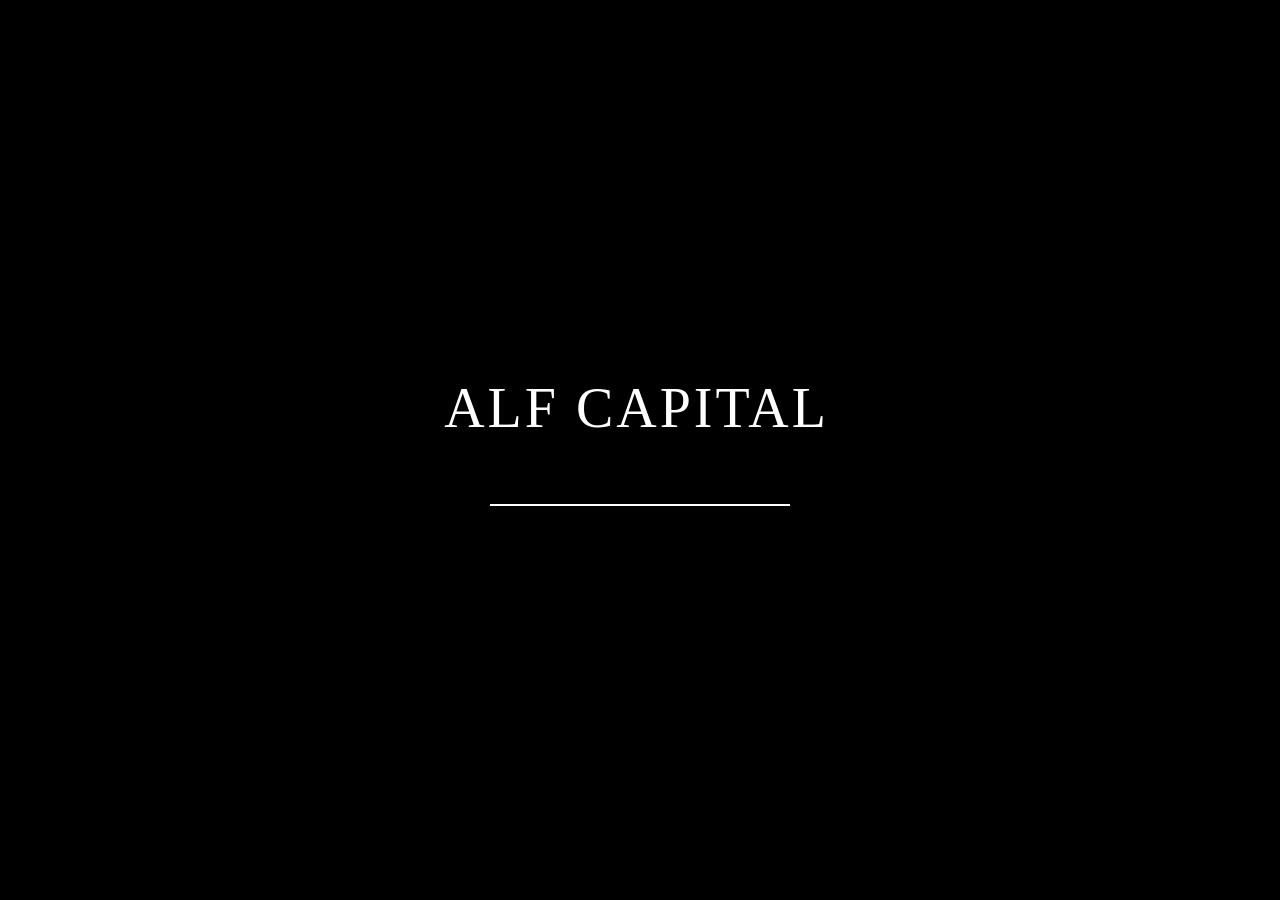
<file: index.html>
<!DOCTYPE html>
<html lang="en">
<head>
    <meta charset="UTF-8">
    <meta name="viewport" content="width=device-width, initial-scale=1.0">
    <title>ALF Capital & Strategies</title>
    <link href="https://fonts.googleapis.com/css2?family=Inter:wght@300;400;500&display=swap" rel="stylesheet">
    <style>
        * {
            margin: 0;
            padding: 0;
            box-sizing: border-box;
        }

        body {
            background-color: #000000;
            color: #ffffff;
            font-family: 'Inter', sans-serif;
            font-weight: 300;
            line-height: 1.6;
            min-height: 100vh;
            overflow-x: hidden;
        }

        /* Loading Screen */
        .loading-screen {
            position: fixed;
            top: 0;
            left: 0;
            width: 100%;
            height: 100%;
            background-color: #000000;
            display: flex;
            flex-direction: column;
            justify-content: center;
            align-items: center;
            z-index: 1000;
        }

        .loading-logo {
            font-family: 'Times New Roman', Times, serif;
            font-size: 3.5rem;
            font-weight: 500;
            letter-spacing: 3px;
            margin-bottom: 60px;
            position: relative;
            height: 70px;
            display: flex;
            justify-content: center;
            align-items: center;
            width: 100%;
            text-align: center;
        }

        .loading-logo .typed-text {
            border-right: 2px solid #ffffff;
            padding-right: 5px;
            animation: blink 1s infinite;
        }

        .loading-bar-container {
            width: 300px;
            height: 2px;
            background-color: #222222;
            margin-bottom: 20px;
            overflow: hidden;
            position: relative;
        }

        .loading-bar {
            height: 100%;
            width: 0%;
            background: #ffffff;
            animation: loading 7s ease-in-out forwards;
        }

        /* Main Content */
        .main-content {
            opacity: 0;
            transition: opacity 1s ease;
            min-height: 100vh;
            display: flex;
            flex-direction: column;
        }

        .container {
            max-width: 1200px;
            margin: 0 auto;
            padding: 0 40px;
            flex: 1;
            display: flex;
            flex-direction: column;
            justify-content: center;
            align-items: center;
            text-align: center;
        }

        .logo {
            margin-bottom: 60px;
        }

        .main-title {
            font-family: 'Times New Roman', Times, serif;
            font-size: 3.5rem;
            font-weight: 500;
            letter-spacing: 1.5px;
            margin-bottom: 16px;
            position: relative;
        }

        .main-title::after {
            content: '';
            position: absolute;
            bottom: -12px;
            left: 50%;
            transform: translateX(-50%);
            width: 80px;
            height: 1px;
            background: linear-gradient(90deg, transparent, #ffffff, transparent);
        }

        .subtitle {
            font-size: 1rem;
            color: #aaaaaa;
            margin-top: 32px;
            font-weight: 300;
            letter-spacing: 1px;
            text-transform: uppercase;
        }

        .metrics {
            display: flex;
            justify-content: center;
            gap: 60px;
            margin-bottom: 80px;
            flex-wrap: wrap;
        }

        .metric-card {
            padding: 24px 30px;
            min-width: 220px;
            position: relative;
        }

        .metric-label {
            font-size: 0.8rem;
            color: #888888;
            margin-bottom: 12px;
            text-transform: uppercase;
            letter-spacing: 1.5px;
            font-weight: 400;
        }

        .metric-value {
            font-size: 1.6rem;
            font-weight: 400;
            font-family: 'Inter', monospace;
            letter-spacing: 0.5px;
        }

        .positive {
            color: #4CAF50;
        }

        .negative {
            color: #F44336;
        }

        .metric-divider {
            position: absolute;
            right: -30px;
            top: 50%;
            transform: translateY(-50%);
            width: 1px;
            height: 40px;
            background: #333333;
        }

        .metric-card:last-child .metric-divider {
            display: none;
        }

        .footer {
            padding: 40px 0;
            width: 100%;
            border-top: 1px solid #1a1a1a;
            margin-top: auto;
        }

        .nav-links {
            display: flex;
            justify-content: center;
            gap: 40px;
        }

        .nav-link {
            color: #ffffff;
            text-decoration: none;
            font-size: 0.9rem;
            text-transform: uppercase;
            letter-spacing: 1.5px;
            transition: color 0.3s ease;
            position: relative;
            font-weight: 400;
            font-family: 'Inter', sans-serif;
            padding: 8px 16px;
            border: 1px solid #333333;
            border-radius: 2px;
            cursor: pointer;
        }

        .nav-link:hover {
            color: #ffffff;
            background-color: #1a1a1a;
            border-color: #555555;
        }

        .disclaimer {
            margin-top: 20px;
            font-size: 0.7rem;
            color: #666666;
            max-width: 600px;
            line-height: 1.4;
        }

        /* Modal Styles */
        .modal {
            display: none;
            position: fixed;
            top: 0;
            left: 0;
            width: 100%;
            height: 100%;
            background-color: rgba(0, 0, 0, 0.8);
            z-index: 1000;
            justify-content: center;
            align-items: center;
        }

        .modal-content {
            background-color: #000000;
            border: 1px solid #333333;
            border-radius: 4px;
            width: 90%;
            max-width: 500px;
            padding: 30px;
            position: relative;
        }

        .close-button {
            position: absolute;
            top: 15px;
            right: 15px;
            color: #aaaaaa;
            font-size: 1.5rem;
            cursor: pointer;
            background: none;
            border: none;
            padding: 0;
            width: 30px;
            height: 30px;
            display: flex;
            justify-content: center;
            align-items: center;
        }

        .close-button:hover {
            color: #ffffff;
        }

        .modal-title {
            font-family: 'Times New Roman', Times, serif;
            font-size: 1.8rem;
            margin-bottom: 20px;
            text-align: center;
        }

        .form-group {
            margin-bottom: 20px;
            text-align: left;
        }

        .form-label {
            display: block;
            margin-bottom: 8px;
            font-size: 0.9rem;
            color: #cccccc;
        }

        .form-input, .form-textarea {
            width: 100%;
            padding: 10px 12px;
            background-color: #111111;
            border: 1px solid #333333;
            color: #ffffff;
            font-family: 'Inter', sans-serif;
            font-size: 0.9rem;
            border-radius: 2px;
        }

        .form-textarea {
            min-height: 120px;
            resize: vertical;
        }

        .form-input:focus, .form-textarea:focus {
            outline: none;
            border-color: #555555;
        }

        .submit-button {
            background-color: #ffffff;
            color: #000000;
            border: none;
            padding: 12px 24px;
            font-family: 'Inter', sans-serif;
            font-size: 0.9rem;
            text-transform: uppercase;
            letter-spacing: 1.5px;
            cursor: pointer;
            width: 100%;
            transition: background-color 0.3s ease;
        }

        .submit-button:hover {
            background-color: #f0f0f0;
        }

        .success-message {
            display: none;
            color: #4CAF50;
            text-align: center;
            margin-top: 15px;
            font-size: 0.9rem;
        }

        /* Research Modal */
        .research-content {
            color: #cccccc;
            line-height: 1.6;
            text-align: left;
        }

        .research-content h3 {
            font-family: 'Times New Roman', Times, serif;
            margin: 20px 0 10px 0;
            color: #ffffff;
            font-size: 1.2rem;
        }

        .research-content ul {
            margin-left: 20px;
            margin-bottom: 20px;
        }

        .research-content li {
            margin-bottom: 8px;
        }

        /* Animations */
        @keyframes loading {
            0% { width: 0%; }
            100% { width: 100%; }
        }

        @keyframes fadeIn {
            from { opacity: 0; }
            to { opacity: 1; }
        }

        @keyframes blink {
            0%, 100% { border-color: transparent; }
            50% { border-color: #ffffff; }
        }

        .metric-value {
            animation: fadeIn 0.5s ease;
        }

        /* Responsive Design */
        @media (max-width: 768px) {
            .main-title {
                font-size: 2.5rem;
            }
            
            .loading-logo {
                font-size: 2.5rem;
            }
            
            .metrics {
                gap: 20px;
            }
            
            .metric-card {
                min-width: 180px;
                padding: 20px;
            }
            
            .metric-value {
                font-size: 1.4rem;
            }
            
            .metric-divider {
                display: none;
            }
            
            .container {
                padding: 0 20px;
            }
            
            .footer {
                padding: 30px 0;
            }
            
            .nav-links {
                gap: 20px;
            }
            
            .modal-content {
                padding: 20px;
            }
        }

        @media (max-width: 480px) {
            .main-title {
                font-size: 2rem;
                line-height: 1.2;
            }
            
            .loading-logo {
                font-size: 2rem;
            }
            
            .metrics {
                flex-direction: column;
                gap: 15px;
                margin-bottom: 60px;
            }
            
            .metric-card {
                min-width: 100%;
                padding: 15px;
            }
            
            .nav-links {
                flex-direction: row;
                gap: 15px;
            }
            
            .container {
                padding: 0 15px;
            }
            
            .subtitle {
                font-size: 0.9rem;
            }
            
            .logo {
                margin-bottom: 40px;
            }
            
            .nav-link {
                font-size: 0.8rem;
                padding: 6px 12px;
            }
            
            .modal-title {
                font-size: 1.5rem;
            }
        }

        @media (max-width: 360px) {
            .main-title {
                font-size: 1.8rem;
            }
            
            .loading-logo {
                font-size: 1.8rem;
            }
            
            .metric-value {
                font-size: 1.2rem;
            }
            
            .nav-links {
                flex-direction: row;
                gap: 10px;
            }
            
            .nav-link {
                font-size: 0.75rem;
                padding: 5px 10px;
            }
        }
    </style>
</head>
<body>
    <!-- Loading Screen -->
    <div class="loading-screen" id="loadingScreen">
        <div class="loading-logo" id="typedLogo"></div>
        <div class="loading-bar-container">
            <div class="loading-bar"></div>
        </div>
    </div>

    <!-- Main Content -->
    <div class="main-content" id="mainContent">
        <div class="container">
            <div class="logo">
                <h1 class="main-title">ALF Capital & Strategies</h1>
                <p class="subtitle">RESEARCH-DRIVEN INVESTMENT FIRM FOCUSED ON ALGORTHMIC STRATEGIES</p>
            </div>

            <div class="metrics">
                <div class="metric-card">
                    <div class="metric-label">ALF Strategy YTD</div>
                    <div class="metric-value positive" id="ourReturn">+0.00%</div>
                    <div class="metric-divider"></div>
                </div>
                
                <div class="metric-card">
                    <div class="metric-label">SPY Benchmark YTD</div>
                    <div class="metric-value" id="spyReturn">+0.00%</div>
                    <div class="metric-divider"></div>
                </div>
            </div>
            
            <p class="disclaimer">
                Performance data represents net returns and is updated in real-time. Past performance is not indicative of future results. 
                Investments in digital assets involve substantial risk, including the possible loss of principal.
            </p>
        </div>

        <footer class="footer">
            <div class="nav-links">
                <a class="nav-link" id="contactLink">Contact</a>
                <a class="nav-link" id="researchLink">Research</a>
            </div>
        </footer>
    </div>

    <!-- Contact Modal -->
    <div class="modal" id="contactModal">
        <div class="modal-content">
            <button class="close-button" id="closeContactModal">&times;</button>
            <h2 class="modal-title">Contact Us</h2>
            <form id="contactForm" action="https://formspree.io/f/xrboeaja" method="POST">
                <div class="form-group">
                    <label class="form-label" for="name">Full Name</label>
                    <input class="form-input" type="text" id="name" name="name" required>
                </div>
                <div class="form-group">
                    <label class="form-label" for="email">Email Address</label>
                    <input class="form-input" type="email" id="email" name="email" required>
                </div>
                <div class="form-group">
                    <label class="form-label" for="company">Company (Optional)</label>
                    <input class="form-input" type="text" id="company" name="company">
                </div>
                <div class="form-group">
                    <label class="form-label" for="message">Message</label>
                    <textarea class="form-textarea" id="message" name="message" required></textarea>
                </div>
                <button type="submit" class="submit-button">Send Message</button>
                <div class="success-message" id="successMessage">
                    Thank you for your message. We will respond shortly.
                </div>
            </form>
        </div>
    </div>

    <!-- Research Modal -->
    <div class="modal" id="researchModal">
        <div class="modal-content">
            <button class="close-button" id="closeResearchModal">&times;</button>
            <h2 class="modal-title">Research Division</h2>
            <div class="research-content">
                <p>Our quantitative research focuses on developing sophisticated algorithmic strategies for digital asset management.</p>
                
                <h3>Research Areas</h3>
                <ul>
                    <li>Algorithmic trading strategies for digital assets</li>
                    <li>Market microstructure analysis</li>
                    <li>Portfolio optimization techniques</li>
                    <li>Risk management frameworks</li>
                    <li>Blockchain data analytics</li>
                    <li>Cross-asset correlation studies</li>
                </ul>
                
                <h3>Publications</h3>
                <p>White papers and research reports are available to accredited investors upon request. Our team regularly publishes insights on market trends, volatility patterns, and algorithmic approaches to digital asset investment.</p>
                
                <h3>Methodology</h3>
                <p>We employ rigorous quantitative methods including machine learning, statistical arbitrage, and time-series analysis to develop proprietary trading models with proven risk-adjusted returns.</p>
            </div>
        </div>
    </div>

    <script>
        // Typing effect for the loading screen
        function typeWriter(element, text, speed, callback) {
            let i = 0;
            element.innerHTML = '';
            
            function type() {
                if (i < text.length) {
                    element.innerHTML = text.substring(0, i+1) + '<span class="typed-text"></span>';
                    i++;
                    setTimeout(type, speed);
                } else if (callback) {
                    // Remove the cursor after typing is complete
                    setTimeout(() => {
                        element.innerHTML = text;
                    }, 500);
                    callback();
                }
            }
            
            type();
        }

        // Simulate ALF Capital returns with more realistic patterns
        function updateOurReturns() {
            const element = document.getElementById('ourReturn');
            
            // More sophisticated simulation with momentum
            const baseReturn = 14.2; // Starting point
            const volatility = 0.4; // Reduced volatility for professional appearance
            const fluctuation = (Math.random() - 0.5) * volatility;
            
            // Add slight positive bias for demonstration
            const bias = 0.02;
            const finalReturn = baseReturn + fluctuation + bias;
            
            // Format and display with professional precision
            const sign = finalReturn >= 0 ? '+' : '';
            element.textContent = `${sign}${finalReturn.toFixed(2)}%`;
            element.className = `metric-value ${finalReturn >= 0 ? 'positive' : 'negative'}`;
        }

        // Fetch SPY current year return with more realistic market behavior
        async function updateSPYReturns() {
            const element = document.getElementById('spyReturn');
            
            try {
                // More realistic SPY simulation with lower volatility
                const baseSPYReturn = 9.8;
                const marketVolatility = 0.15;
                const fluctuation = (Math.random() - 0.5) * marketVolatility;
                const spyReturn = baseSPYReturn + fluctuation;
                
                const sign = spyReturn >= 0 ? '+' : '';
                element.textContent = `${sign}${spyReturn.toFixed(2)}%`;
                element.className = `metric-value ${spyReturn >= 0 ? 'positive' : 'negative'}`;
                
            } catch (error) {
                console.error('Error fetching SPY data:', error);
                // Professional fallback
                const simulatedReturn = 9.8 + (Math.random() - 0.5) * 0.15;
                const sign = simulatedReturn >= 0 ? '+' : '';
                element.textContent = `${sign}${simulatedReturn.toFixed(2)}%`;
            }
        }

        // Real-time updates with professional timing
        function startLiveUpdates() {
            // Update our returns every 5 seconds (less frequent feels more stable)
            setInterval(updateOurReturns, 5000);
            
            // Update SPY returns every 45 seconds
            setInterval(updateSPYReturns, 45000);
            
            // Initial update
            updateOurReturns();
            updateSPYReturns();
        }

        // Modal functionality
        function setupModals() {
            const contactLink = document.getElementById('contactLink');
            const researchLink = document.getElementById('researchLink');
            const contactModal = document.getElementById('contactModal');
            const researchModal = document.getElementById('researchModal');
            const closeContactModal = document.getElementById('closeContactModal');
            const closeResearchModal = document.getElementById('closeResearchModal');
            const contactForm = document.getElementById('contactForm');
            const successMessage = document.getElementById('successMessage');
            
            // Open modals
            contactLink.addEventListener('click', () => {
                contactModal.style.display = 'flex';
            });
            
            researchLink.addEventListener('click', () => {
                researchModal.style.display = 'flex';
            });
            
            // Close modals
            closeContactModal.addEventListener('click', () => {
                contactModal.style.display = 'none';
            });
            
            closeResearchModal.addEventListener('click', () => {
                researchModal.style.display = 'none';
            });
            
            // Close modals when clicking outside
            window.addEventListener('click', (event) => {
                if (event.target === contactModal) {
                    contactModal.style.display = 'none';
                }
                if (event.target === researchModal) {
                    researchModal.style.display = 'none';
                }
            });
            
            // Handle form submission
            contactForm.addEventListener('submit', async (e) => {
                e.preventDefault();
                
                const formData = new FormData(contactForm);
                
                try {
                    const response = await fetch(contactForm.action, {
                        method: 'POST',
                        body: formData,
                        headers: {
                            'Accept': 'application/json'
                        }
                    });
                    
                    if (response.ok) {
                        successMessage.style.display = 'block';
                        contactForm.reset();
                        setTimeout(() => {
                            successMessage.style.display = 'none';
                            contactModal.style.display = 'none';
                        }, 3000);
                    } else {
                        alert('There was an error sending your message. Please try again.');
                    }
                } catch (error) {
                    alert('There was an error sending your message. Please try again.');
                }
            });
        }

        // Initialize everything when page loads
        document.addEventListener('DOMContentLoaded', () => {
            // Start the typing effect
            const typedLogo = document.getElementById('typedLogo');
            typeWriter(typedLogo, 'ALF CAPITAL & STRATEGIES', 100);
            
            // After 7 seconds, hide loading screen and show main content
            setTimeout(() => {
                document.getElementById('loadingScreen').style.display = 'none';
                document.getElementById('mainContent').style.opacity = '1';
                
                // Start the live updates
                startLiveUpdates();
                setupModals();
            }, 7000);
        });
    </script>
</body>
</html>
</file>
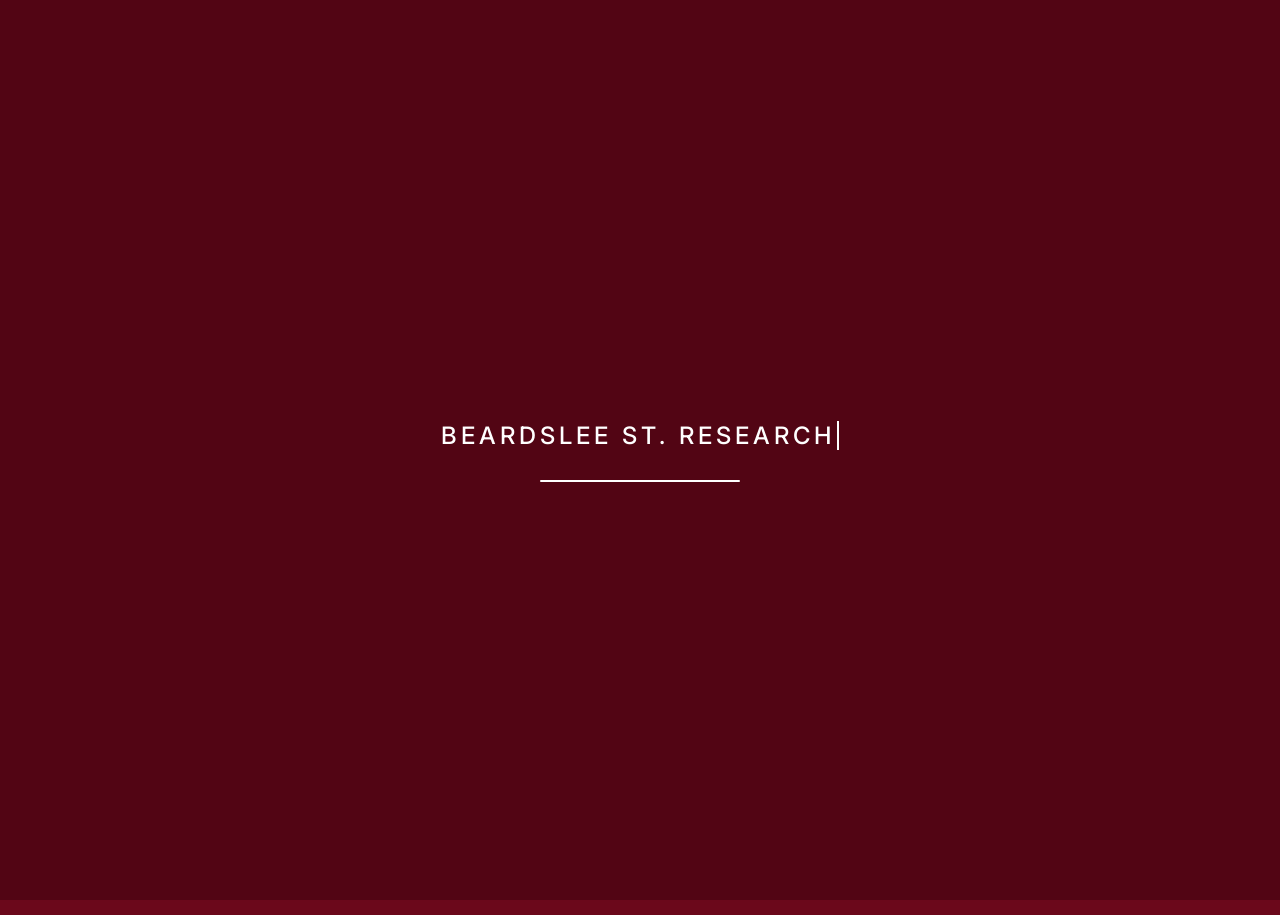
<file: templates/index.html>
<!DOCTYPE html>
<html lang="en">
<head>
    <meta charset="UTF-8">
    <meta name="viewport" content="width=device-width, initial-scale=1.0">
    <title>Beardslee St. Research</title>
    <link href="https://fonts.googleapis.com/css2?family=Inter:opsz,wght@14..32,300;14..32,400;14..32,500;14..32,600&display=swap" rel="stylesheet">
    <link rel="stylesheet" href="/static/css/landing.css">
</head>
<body>
    <!-- Loading Screen -->
    <div class="loading-screen" id="loadingScreen" aria-hidden="true">
        <div class="loading-logo" id="typedLogo"></div>
        <div class="loading-bar-container">
            <div class="loading-bar"></div>
        </div>
    </div>

    <!-- Main Content -->
    <div class="main-content" id="mainContent">
        <header class="top-nav">
            <div class="container nav-inner">
                <a href="/" class="nav-brand" aria-label="Beardslee St. Research Home">
                    <img src="/static/img/beardslee-logo-white.png" alt="Beardslee St. Research" class="nav-logo-img">
                </a>
                <nav class="nav-actions" aria-label="Primary Navigation">
                    <a
                        href="https://substack.com/@beardsleestresearch?r=12v1lo&utm_medium=ios&utm_source=stories&shareImageVariant=image"
                        target="_blank"
                        rel="noopener noreferrer"
                        class="nav-link"
                    >
                        Our Research
                    </a>
                    <a href="/login" class="btn-dashboard">Dashboard</a>
                </nav>
            </div>
        </header>

        <main class="center-wrapper">
            <div class="container">
                <div class="logo-section fade-up">
                    <img
                        src="/static/img/beardslee-logo-white.png"
                        alt="Beardslee St. Research"
                        class="hero-logo-img"
                    >
                </div>

                <p class="description fade-up">
                    Independent quantitative research — systematic strategies grounded in empirical market structure.
                </p>

                <p class="strategy-text fade-up">
                    We develop and publish disciplined algorithmic research across equity and derivatives markets, integrating statistical modeling with explicit risk controls at every layer of execution.
                </p>

                <div class="cta-row fade-up">
                    <a
                        href="https://substack.com/@beardsleestresearch?r=12v1lo&utm_medium=ios&utm_source=stories&shareImageVariant=image"
                        target="_blank"
                        rel="noopener noreferrer"
                        class="btn-research"
                    >
                        Our Research <span aria-hidden="true">&rarr;</span>
                    </a>
                </div>

                <div class="contact-block fade-up">
                    <div class="contact-email">
                        <a href="mailto:contact@beardsleestresearch.com">contact@beardsleestresearch.com</a>
                    </div>
                    <div class="contact-note">
                        For research collaborations, institutional inquiries, or general correspondence.
                    </div>
                </div>
            </div>
        </main>

        <footer class="footer">
            <div class="container footer-inner">
                <div class="footer-copy">
                    &copy; 2026 Beardslee St. Research. All rights reserved.
                </div>
                <p class="footer-disclaimer">
                    Informational and research purposes only. Nothing published by Beardslee St. Research on this website, Substack, or any associated platform constitutes investment, financial, legal, or tax advice, nor an offer, solicitation, or recommendation to buy, sell, or hold any security or financial instrument. Beardslee St. Research is not a registered investment adviser, broker-dealer, or commodity trading advisor. All quantitative models, backtests, and paper-trading observations are subject to inherent limitations and do not represent actual capital execution; past or simulated performance is not indicative of future results.
                </p>
            </div>
        </footer>
    </div>

    <script src="/static/js/landing.js"></script>
</body>
</html>
</file>
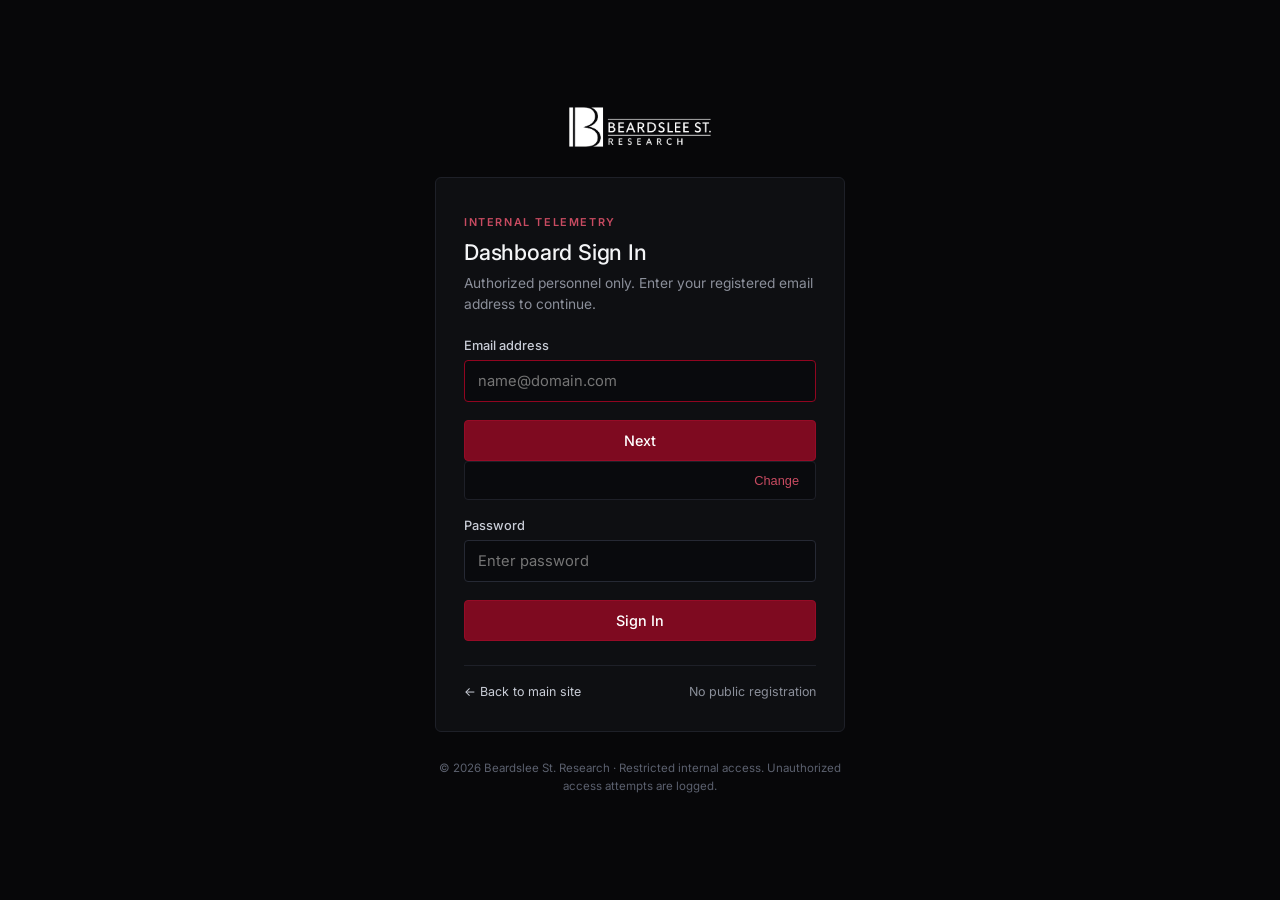
<file: templates/login.html>
<!DOCTYPE html>
<html lang="en">
<head>
    <meta charset="UTF-8">
    <meta name="viewport" content="width=device-width, initial-scale=1.0">
    <title>Dashboard Access — Beardslee St. Research</title>
    <link href="https://fonts.googleapis.com/css2?family=Inter:opsz,wght@14..32,300;14..32,400;14..32,500;14..32,600&display=swap" rel="stylesheet">
    <link rel="stylesheet" href="/static/css/login.css">
</head>
<body>
    <main class="auth-shell">
        <div class="auth-header">
            <a href="/" aria-label="Return to Beardslee St. Research">
                <img src="/static/img/beardslee-logo-white.png" alt="Beardslee St. Research" class="auth-logo">
            </a>
        </div>

        <section class="auth-card" aria-labelledby="authTitle">
            <div class="auth-meta">
                <span class="auth-kicker">INTERNAL TELEMETRY</span>
                <h1 id="authTitle">Dashboard Sign In</h1>
                <p class="auth-subtitle" id="authSubtitle">
                    Authorized personnel only. Enter your registered email address to continue.
                </p>
            </div>

            <div class="auth-alert" id="authAlert" role="alert" hidden></div>

            <!-- Step 1: Email Verification -->
            <form id="emailForm" class="auth-form" autocomplete="on" novalidate>
                <div class="field">
                    <label for="emailInput">Email address</label>
                    <input
                        id="emailInput"
                        name="email"
                        type="email"
                        inputmode="email"
                        autocomplete="username"
                        placeholder="name@domain.com"
                        required
                        autofocus
                    >
                </div>
                <button type="submit" class="btn-primary" id="emailSubmitBtn">Next</button>
            </form>

            <!-- Step 2: Password Verification (unlocked strictly after server email check) -->
            <form id="passwordForm" class="auth-form" autocomplete="on" novalidate hidden>
                <div class="verified-email-row">
                    <span class="verified-email-value" id="verifiedEmailText"></span>
                    <button type="button" class="btn-text" id="changeEmailBtn">Change</button>
                </div>
                <div class="field">
                    <label for="passwordInput">Password</label>
                    <input
                        id="passwordInput"
                        name="password"
                        type="password"
                        autocomplete="current-password"
                        placeholder="Enter password"
                        required
                    >
                </div>
                <button type="submit" class="btn-primary" id="passwordSubmitBtn">Sign In</button>
            </form>

            <div class="auth-footer-note">
                <a href="/" class="back-link">&larr; Back to main site</a>
                <span>No public registration</span>
            </div>
        </section>

        <footer class="legal-mini">
            &copy; 2026 Beardslee St. Research &middot; Restricted internal access. Unauthorized access attempts are logged.
        </footer>
    </main>

    <script src="/static/js/login.js"></script>
</body>
</html>
</file>
<file: static/css/landing.css>
* {
    margin: 0;
    padding: 0;
    box-sizing: border-box;
}

:root {
    --maroon-bg: #6b081b;
    --maroon-deep: #520514;
    --maroon-accent: #910520;
    --text-primary: #ffffff;
    --text-secondary: rgba(255, 255, 255, 0.84);
    --text-muted: rgba(255, 255, 255, 0.62);
    --border-subtle: rgba(255, 255, 255, 0.14);
}

body {
    background-color: var(--maroon-bg);
    color: var(--text-primary);
    font-family: 'Inter', -apple-system, BlinkMacSystemFont, sans-serif;
    font-weight: 400;
    line-height: 1.5;
    min-height: 100vh;
    display: flex;
    flex-direction: column;
    overflow-x: hidden;
    -webkit-font-smoothing: antialiased;
}

/* Loading Screen */
.loading-screen {
    position: fixed;
    inset: 0;
    background-color: var(--maroon-deep);
    display: flex;
    flex-direction: column;
    justify-content: center;
    align-items: center;
    z-index: 1000;
    transition: opacity 0.55s cubic-bezier(0.23, 1, 0.32, 1);
}

.loading-logo {
    font-size: 1.5rem;
    font-weight: 500;
    letter-spacing: 4px;
    margin-bottom: 26px;
    color: #ffffff;
    text-align: center;
    padding: 0 24px;
}

.loading-bar-container {
    width: 200px;
    height: 2px;
    background-color: rgba(255, 255, 255, 0.18);
    border-radius: 2px;
    overflow: hidden;
}

.loading-bar {
    height: 100%;
    width: 0%;
    background-color: #ffffff;
    animation: loading 1.6s ease-out forwards;
}

@keyframes loading {
    0% { width: 0%; }
    100% { width: 100%; }
}

/* Main Content Wrapper */
.main-content {
    opacity: 0;
    transition: opacity 0.7s ease;
    flex: 1;
    display: flex;
    flex-direction: column;
    min-height: 100vh;
}

.container {
    max-width: 880px;
    margin: 0 auto;
    padding: 0 32px;
    width: 100%;
}

/* Top Navigation */
.top-nav {
    padding: 24px 0;
    border-bottom: 1px solid rgba(255, 255, 255, 0.08);
}

.nav-inner {
    display: flex;
    align-items: center;
    justify-content: space-between;
    gap: 16px;
}

.nav-brand {
    display: inline-flex;
    align-items: center;
    text-decoration: none;
}

.nav-logo-img {
    height: 28px;
    width: auto;
    display: block;
}

.nav-actions {
    display: flex;
    align-items: center;
    gap: 24px;
}

.nav-link {
    color: var(--text-secondary);
    text-decoration: none;
    font-size: 0.875rem;
    font-weight: 400;
    letter-spacing: 0.3px;
    transition: color 0.2s ease;
}

.nav-link:hover {
    color: #ffffff;
}

.btn-dashboard {
    display: inline-flex;
    align-items: center;
    justify-content: center;
    padding: 8px 18px;
    border: 1px solid rgba(255, 255, 255, 0.45);
    color: #ffffff;
    text-decoration: none;
    font-size: 0.85rem;
    font-weight: 500;
    letter-spacing: 0.4px;
    border-radius: 3px;
    transition: background-color 0.2s ease, color 0.2s ease, border-color 0.2s ease;
}

.btn-dashboard:hover {
    background-color: #ffffff;
    color: var(--maroon-bg);
    border-color: #ffffff;
}

/* Center Hero */
.center-wrapper {
    flex: 1;
    display: flex;
    align-items: center;
    justify-content: center;
    padding: 64px 0;
}

.logo-section {
    margin-bottom: 44px;
}

.hero-logo-img {
    width: 100%;
    max-width: 400px;
    height: auto;
    display: block;
}

.description {
    font-size: 1.25rem;
    color: #ffffff;
    max-width: 640px;
    margin: 0 0 28px 0;
    line-height: 1.55;
    font-weight: 400;
}

.strategy-text {
    max-width: 620px;
    margin-bottom: 40px;
    font-size: 1rem;
    color: var(--text-secondary);
    line-height: 1.65;
}

.cta-row {
    margin-bottom: 44px;
}

.btn-research {
    display: inline-flex;
    align-items: center;
    gap: 10px;
    padding: 12px 24px;
    background-color: #ffffff;
    color: var(--maroon-bg);
    text-decoration: none;
    font-size: 0.92rem;
    font-weight: 500;
    letter-spacing: 0.3px;
    border-radius: 3px;
    transition: opacity 0.2s ease, transform 0.2s ease;
}

.btn-research:hover {
    opacity: 0.92;
    transform: translateY(-1px);
}

.contact-block {
    margin-top: 8px;
}

.contact-email {
    font-size: 1.05rem;
}

.contact-email a {
    color: #ffffff;
    text-decoration: none;
    border-bottom: 1px solid rgba(255, 255, 255, 0.35);
    padding-bottom: 2px;
    transition: border-color 0.2s ease;
    font-weight: 500;
}

.contact-email a:hover {
    border-bottom-color: #ffffff;
}

.contact-note {
    font-size: 0.82rem;
    color: var(--text-muted);
    margin-top: 10px;
}

/* Footer & Legal Disclosures */
.footer {
    padding: 28px 0 32px;
    border-top: 1px solid rgba(255, 255, 255, 0.1);
    width: 100%;
    background-color: rgba(0, 0, 0, 0.12);
}

.footer-inner {
    display: flex;
    flex-direction: column;
    gap: 10px;
}

.footer-copy {
    font-size: 0.78rem;
    color: rgba(255, 255, 255, 0.75);
    font-weight: 500;
}

.footer-disclaimer {
    font-size: 0.71rem;
    line-height: 1.6;
    color: rgba(255, 255, 255, 0.56);
    max-width: 820px;
}

/* Staggered Reveal */
.fade-up {
    opacity: 0;
    transform: translateY(16px);
    animation: fadeUp 0.55s cubic-bezier(0.2, 0.9, 0.4, 1.1) forwards;
}

@keyframes fadeUp {
    to {
        opacity: 1;
        transform: translateY(0);
    }
}

.logo-section { animation-delay: 0.08s; }
.description { animation-delay: 0.16s; }
.strategy-text { animation-delay: 0.24s; }
.cta-row { animation-delay: 0.32s; }
.contact-block { animation-delay: 0.4s; }

@media (max-width: 700px) {
    .container { padding: 0 20px; }
    .center-wrapper { padding: 44px 0; }
    .hero-logo-img { max-width: 300px; }
    .description { font-size: 1.08rem; }
    .nav-logo-img { height: 22px; }
    .nav-actions { gap: 14px; }
}
</file>
<file: static/css/login.css>
* {
    margin: 0;
    padding: 0;
    box-sizing: border-box;
}

:root {
    --bg: #070709;
    --surface: #0e0f12;
    --border: #1e2028;
    --border-focus: #910520;
    --maroon: #7e0a20;
    --maroon-hover: #960b26;
    --text: #f4f5f7;
    --muted: #8b8f9a;
    --danger-bg: rgba(239, 68, 68, 0.1);
    --danger-border: rgba(239, 68, 68, 0.35);
    --danger-text: #fca5a5;
}

body {
    background-color: var(--bg);
    color: var(--text);
    font-family: 'Inter', -apple-system, BlinkMacSystemFont, sans-serif;
    min-height: 100vh;
    display: flex;
    align-items: center;
    justify-content: center;
    padding: 24px;
    -webkit-font-smoothing: antialiased;
}

.auth-shell {
    width: 100%;
    max-width: 410px;
    display: flex;
    flex-direction: column;
    gap: 28px;
}

.auth-header {
    display: flex;
    justify-content: center;
}

.auth-logo {
    height: 44px;
    width: auto;
    display: block;
}

.auth-card {
    background-color: var(--surface);
    border: 1px solid var(--border);
    border-radius: 6px;
    padding: 32px 28px;
}

.auth-kicker {
    display: inline-block;
    font-size: 0.68rem;
    font-weight: 600;
    letter-spacing: 1.6px;
    color: #c84b61;
    margin-bottom: 10px;
}

.auth-meta h1 {
    font-size: 1.35rem;
    font-weight: 500;
    letter-spacing: -0.2px;
    margin-bottom: 8px;
}

.auth-subtitle {
    font-size: 0.86rem;
    color: var(--muted);
    line-height: 1.5;
    margin-bottom: 24px;
}

.auth-alert {
    padding: 11px 14px;
    margin-bottom: 18px;
    border-radius: 4px;
    font-size: 0.83rem;
    line-height: 1.45;
    background-color: var(--danger-bg);
    border: 1px solid var(--danger-border);
    color: var(--danger-text);
}

.auth-form {
    display: flex;
    flex-direction: column;
    gap: 18px;
}

.field {
    display: flex;
    flex-direction: column;
    gap: 7px;
}

.field label {
    font-size: 0.8rem;
    font-weight: 500;
    color: #c8ccd6;
}

.field input {
    background-color: #090a0d;
    border: 1px solid #262934;
    border-radius: 4px;
    padding: 11px 13px;
    color: #ffffff;
    font-size: 0.92rem;
    font-family: inherit;
    outline: none;
    transition: border-color 0.15s ease;
}

.field input:focus {
    border-color: var(--border-focus);
}

.verified-email-row {
    display: flex;
    align-items: center;
    justify-content: space-between;
    padding: 9px 12px;
    background-color: #090a0d;
    border: 1px solid var(--border);
    border-radius: 4px;
    font-size: 0.85rem;
}

.verified-email-value {
    color: #e4e6ec;
    font-weight: 500;
    overflow: hidden;
    text-overflow: ellipsis;
}

.btn-text {
    background: none;
    border: none;
    color: #c84b61;
    font-size: 0.8rem;
    font-weight: 500;
    cursor: pointer;
    padding: 2px 4px;
}

.btn-text:hover {
    text-decoration: underline;
}

.btn-primary {
    background-color: var(--maroon);
    color: #ffffff;
    border: 1px solid #960b26;
    border-radius: 4px;
    padding: 11px 16px;
    font-size: 0.9rem;
    font-weight: 500;
    font-family: inherit;
    cursor: pointer;
    transition: background-color 0.15s ease, opacity 0.15s ease;
}

.btn-primary:hover {
    background-color: var(--maroon-hover);
}

.btn-primary:disabled {
    opacity: 0.55;
    cursor: not-allowed;
}

.auth-footer-note {
    margin-top: 24px;
    padding-top: 18px;
    border-top: 1px solid var(--border);
    display: flex;
    align-items: center;
    justify-content: space-between;
    font-size: 0.78rem;
    color: var(--muted);
}

.back-link {
    color: #c8ccd6;
    text-decoration: none;
}

.back-link:hover {
    color: #ffffff;
}

.legal-mini {
    text-align: center;
    font-size: 0.72rem;
    color: #5b606e;
    line-height: 1.5;
}
</file>
